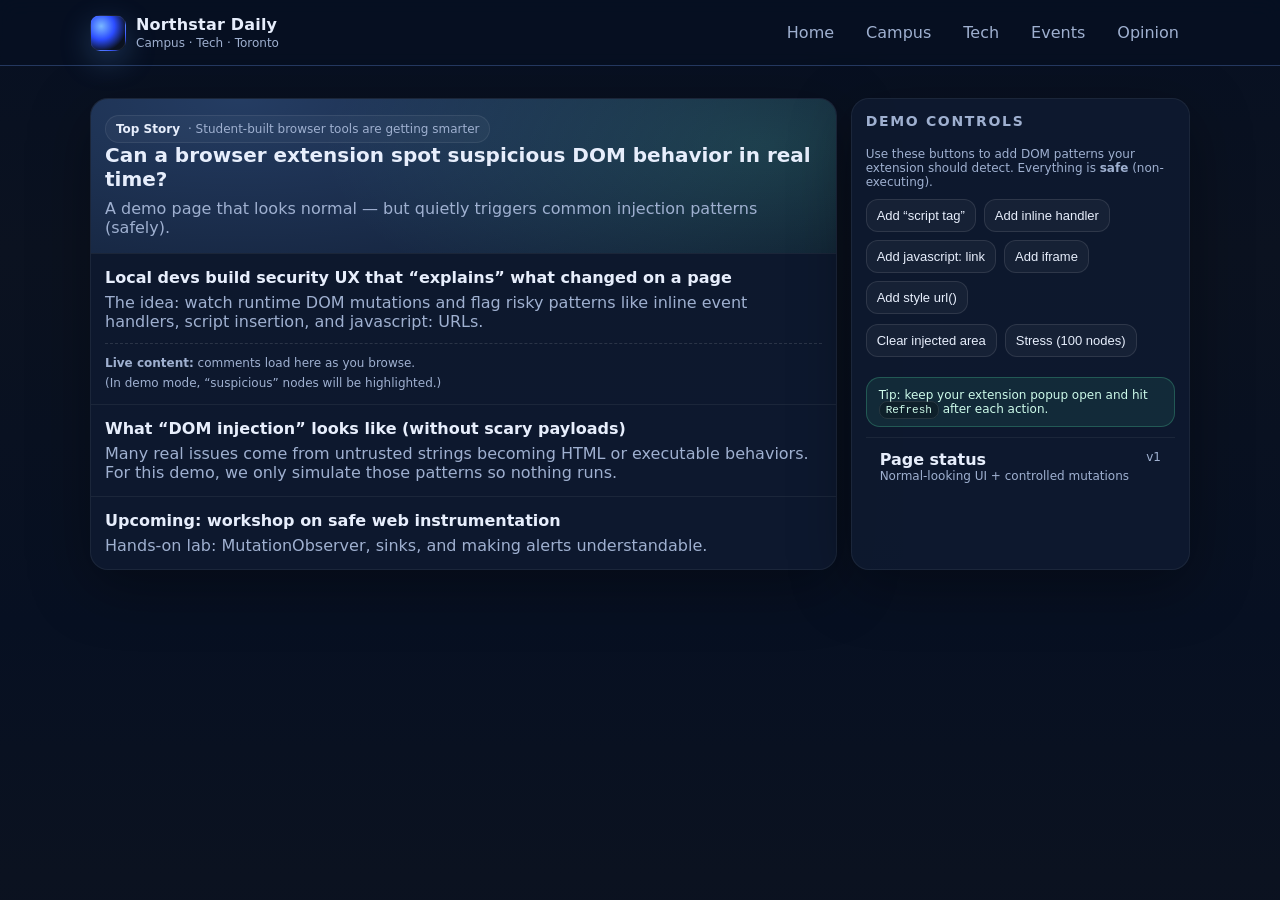
<file: test-webpage/index.html>
<!doctype html>
<html lang="en">
<head>
  <meta charset="utf-8" />
  <meta name="viewport" content="width=device-width,initial-scale=1" />
  <title>Northstar Daily — Campus & Tech</title>
  
  <style>
    :root{
      --bg:#0b1220; --card:#0f1a31; --muted:#9fb0d0; --text:#e7eefc;
      --accent:#6aa9ff; --line:#24385f;
      --warn:#ffb020; --bad:#ff5c7a; --good:#5dffb8;
      --mono: ui-monospace, SFMono-Regular, Menlo, Monaco, Consolas, "Liberation Mono", "Courier New", monospace;
    }
    body{ margin:0; background:linear-gradient(180deg,#071022, #0b1220 40%, #071022);
      color:var(--text); font-family:system-ui,-apple-system,Segoe UI,Roboto,sans-serif; }
    a{ color:inherit; }
    header{
      position:sticky; top:0; z-index:10;
      background:rgba(7,16,34,.85); backdrop-filter: blur(10px);
      border-bottom:1px solid var(--line);
    }
    .wrap{ max-width: 1100px; margin:0 auto; padding: 14px 16px; }
    .topbar{ display:flex; align-items:center; justify-content:space-between; gap:12px; }
    .brand{ display:flex; align-items:center; gap:10px; }
    .logo{ width:34px; height:34px; border-radius:10px; background: radial-gradient(circle at 30% 30%, #7ab8ff, #2b4cff 40%, #0b1220 75%);
      box-shadow: 0 10px 30px rgba(106,169,255,.25); border:1px solid rgba(255,255,255,.07);}
    .brand h1{ font-size:16px; margin:0; letter-spacing:.2px; }
    .brand span{ display:block; font-size:12px; color:var(--muted); margin-top:2px; }
    nav{ display:flex; gap:10px; flex-wrap:wrap; }
    nav a{ text-decoration:none; padding:8px 10px; border-radius:12px; color:var(--muted); border:1px solid transparent;}
    nav a:hover{ border-color:rgba(255,255,255,.08); background:rgba(255,255,255,.03); color:var(--text); }

    main{ padding:18px 0 40px; }
    .grid{ display:grid; grid-template-columns: 2.2fr 1fr; gap:14px; }
    @media (max-width: 900px){ .grid{ grid-template-columns:1fr; } }

    .card{ background:rgba(15,26,49,.85); border:1px solid rgba(255,255,255,.06);
      border-radius:18px; overflow:hidden; box-shadow: 0 16px 60px rgba(0,0,0,.35); }
    .card .pad{ padding:14px 14px; }
    .hero{ padding:16px 14px; background:
      radial-gradient(1200px 500px at 20% 0%, rgba(106,169,255,.25), transparent 60%),
      radial-gradient(800px 350px at 90% 30%, rgba(93,255,184,.14), transparent 55%); }
    .hero h2{ margin:0 0 8px; font-size:20px; }
    .hero p{ margin:0; color:var(--muted); }

    .pill{ display:inline-flex; align-items:center; gap:8px; font-size:12px;
      padding:6px 10px; border-radius:999px; border:1px solid rgba(255,255,255,.08);
      background:rgba(255,255,255,.03); color:var(--muted); }
    .pill b{ color:var(--text); font-weight:600; }

    .post{ padding:14px; border-top:1px solid rgba(255,255,255,.06); }
    .post h3{ margin:0 0 6px; font-size:16px; }
    .post p{ margin:0; color:var(--muted); }

    .sidebar h3{ margin:0 0 8px; font-size:14px; color:var(--muted); text-transform:uppercase; letter-spacing:.12em; }
    .item{ padding:12px 14px; border-top:1px solid rgba(255,255,255,.06); display:flex; justify-content:space-between; gap:10px; }
    .item .meta{ color:var(--muted); font-size:12px; }

    /* Demo panel */
    .demo{ position:sticky; top:74px; }
    .demo .pad{ display:flex; flex-direction:column; gap:10px; }
    .row{ display:flex; gap:8px; flex-wrap:wrap; }
    button{
      border:1px solid rgba(255,255,255,.10);
      background:rgba(255,255,255,.04);
      color:var(--text);
      padding:8px 10px;
      border-radius:12px;
      cursor:pointer;
      font-size:13px;
    }
    button:hover{ background:rgba(255,255,255,.07); }
    .small{ font-size:12px; color:var(--muted); }
    .kbd{ font-family: var(--mono); font-size:11px; padding:2px 6px; border-radius:8px; border:1px solid rgba(255,255,255,.10); background:rgba(0,0,0,.25); }

    /* Highlight styling for “suspicious” nodes */
    .sus{
      outline: 2px solid rgba(255,176,32,.9);
      box-shadow: 0 0 0 6px rgba(255,176,32,.12);
      border-radius: 12px;
      position: relative;
    }
    .sus::after{
      content: attr(data-flag);
      position:absolute; top:-10px; left:12px;
      font-size: 11px;
      padding: 4px 8px;
      border-radius: 999px;
      background: rgba(255,176,32,.18);
      border: 1px solid rgba(255,176,32,.55);
      color: #ffd7a0;
      backdrop-filter: blur(6px);
    }

    .danger-note{
      margin-top:10px;
      padding:10px 12px;
      border-radius:14px;
      border:1px solid rgba(255,92,122,.25);
      background:rgba(255,92,122,.08);
      color:#ffd2dc;
      font-size:12px;
    }
    .ok-note{
      margin-top:10px;
      padding:10px 12px;
      border-radius:14px;
      border:1px solid rgba(93,255,184,.22);
      background:rgba(93,255,184,.08);
      color:#cdfbea;
      font-size:12px;
    }

    /* Area where the dynamic DOM changes occur */
    #injectedArea{
      margin-top:12px;
      border-top:1px dashed rgba(255,255,255,.12);
      padding-top:12px;
    }
  </style>
</head>
<body>
<header>
  <div class="wrap topbar">
    <div class="brand">
      <div class="logo"></div>
      <div>
        <h1>Northstar Daily</h1>
        <span>Campus · Tech · Toronto</span>
      </div>
    </div>
    <nav>
      <a href="#">Home</a>
      <a href="#">Campus</a>
      <a href="#">Tech</a>
      <a href="#">Events</a>
      <a href="#">Opinion</a>
    </nav>
  </div>
</header>

<main>
  <div class="wrap grid">
    <!-- Main feed -->
    <section class="card">
      <div class="hero">
        <div class="pill"><b>Top Story</b> · Student-built browser tools are getting smarter</div>
        <h2>Can a browser extension spot suspicious DOM behavior in real time?</h2>
        <p>A demo page that looks normal — but quietly triggers common injection patterns (safely).</p>
      </div>

      <article class="post">
        <h3>Local devs build security UX that “explains” what changed on a page</h3>
        <p>
          The idea: watch runtime DOM mutations and flag risky patterns like inline event handlers,
          script insertion, and javascript: URLs.
        </p>

        <div id="injectedArea" class="small">
          <b>Live content:</b> comments load here as you browse.
          <div class="small" style="margin-top:6px;color:var(--muted);">
            (In demo mode, “suspicious” nodes will be highlighted.)
          </div>
        </div>
      </article>

      <article class="post">
        <h3>What “DOM injection” looks like (without scary payloads)</h3>
        <p>
          Many real issues come from untrusted strings becoming HTML or executable behaviors.
          For this demo, we only simulate those patterns so nothing runs.
        </p>
      </article>

      <article class="post">
        <h3>Upcoming: workshop on safe web instrumentation</h3>
        <p>Hands-on lab: MutationObserver, sinks, and making alerts understandable.</p>
      </article>
    </section>

    <!-- Sidebar / Demo controls -->
    <aside class="card sidebar demo">
      <div class="pad">
        <h3>Demo controls</h3>
        <div class="small">
          Use these buttons to add DOM patterns your extension should detect.
          Everything is <b>safe</b> (non-executing).
        </div>

        <div class="row">
          <button id="btnScript">Add “script tag”</button>
          <button id="btnInline">Add inline handler</button>
          <button id="btnJsHref">Add javascript: link</button>
          <button id="btnIframe">Add iframe</button>
          <button id="btnStyleUrl">Add style url()</button>
        </div>

        <div class="row">
          <button id="btnClear">Clear injected area</button>
          <button id="btnStress">Stress (100 nodes)</button>
        </div>

        <div class="ok-note">
          Tip: keep your extension popup open and hit <span class="kbd">Refresh</span> after each action.
        </div>

        <div class="item">
          <div>
            <div><b>Page status</b></div>
            <div class="meta">Normal-looking UI + controlled mutations</div>
          </div>
          <div class="meta">v1</div>
        </div>
      </div>
    </aside>
  </div>
</main>
<script src="test-injection.js"></script>
</body>
</html>
</file>
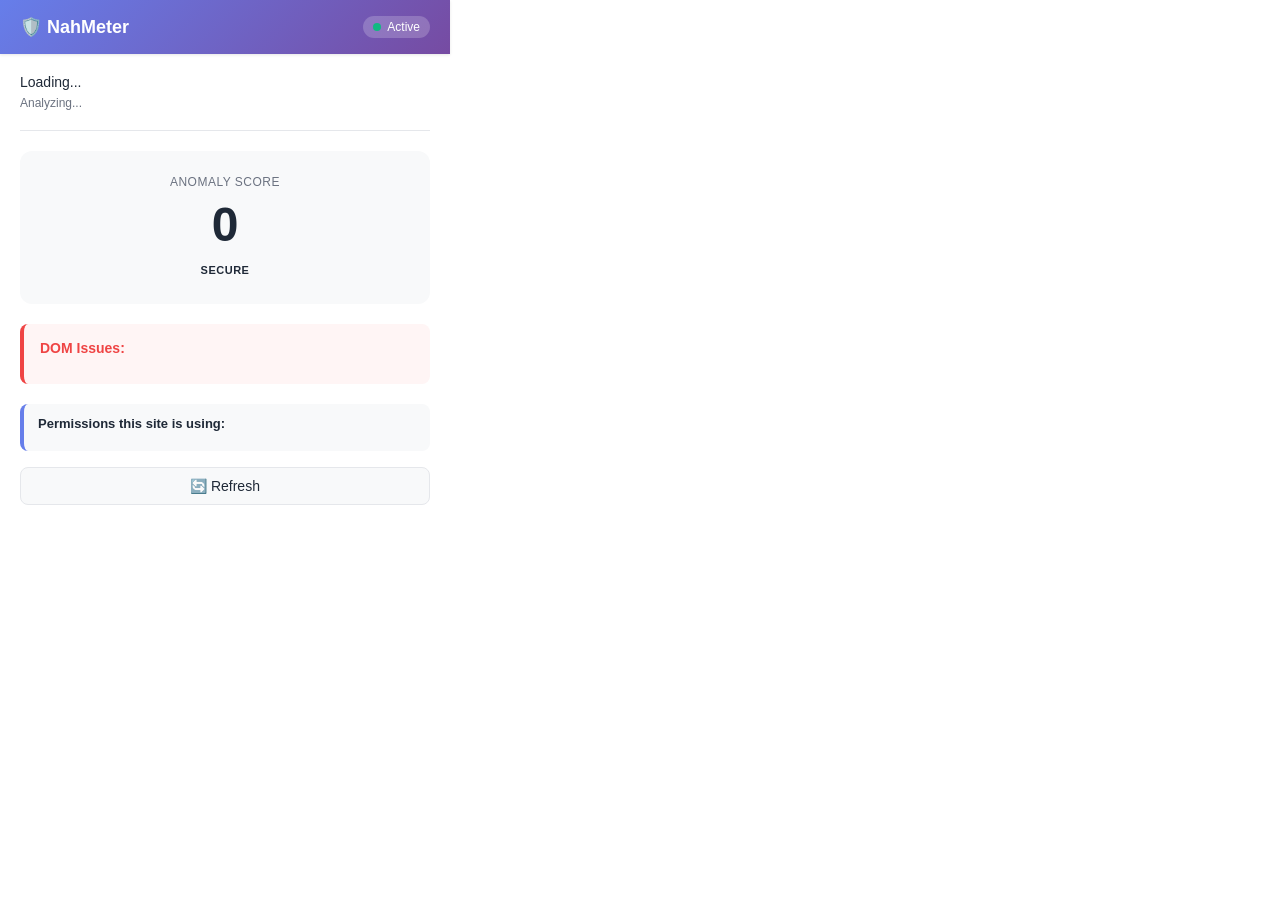
<file: popup.html>
<!DOCTYPE html>
<html lang="en">
<head>
    <meta charset="UTF-8">
    <meta name="viewport" content="width=device-width, initial-scale=1.0">
    <title>NahMeter</title>
    <link rel="stylesheet" href="popup.css">
</head>

<body>
    <!-- Header -->
    <header class="header">
        <div class="header-content">
            <div class="logo">🛡️ NahMeter</div>
            <div class="status-badge" id="statusBadge">
                <span class="status-dot" id="statusDot"></span>
                <span id="statusText">Active</span>
            </div>
        </div>
    </header>

    <!-- Main Content -->
    <main class="container">
        <!-- Current Site -->
        <section class="site-section">
            <div class="site-url" id="currentSiteUrl">Loading...</div>
            <div class="site-status" id="siteStatus">Analyzing...</div>
        </section>

        <!-- Anomaly Score - Prominent Display -->
        <section class="score-section">
            <div class="score-label">Anomaly Score</div>
            <div class="score-value" id="anomalyScore">0</div>
            <div class="score-details">
           
                <span class="severity-badge" id="severityBadge">SECURE</span>
            </div>
        </section>

        <!-- DOM Issues -->
        <section class="threats-section">
            <div class="threats-header">
                <span>DOM Issues:</span>
            </div>
            <div class="threats-list" id="issuesList"></div>
        </section>

        <!-- Permission Indicators -->
        <section class="permissions-section" id="permissionsSection">
            <div class="permissions-header">
                <span>Permissions this site is using:</span>
            </div>
            <div class="permissions-list" id="permissionsList"></div>
        </section>

        <!-- Actions -->
        <div class="actions">
            <button class="btn btn-secondary" id="refreshBtn">
                🔄 Refresh
            </button>
        </div>

    </main>

    <!-- Site Info Modal -->
    <div class="modal" id="siteInfoModal" style="display: none;">
        <div class="modal-overlay"></div>
        <div class="modal-content">
            <div class="modal-header">
                <h2>🔍 Detailed Analysis</h2>
                <button class="modal-close" id="closeSiteModal">×</button>
            </div>
            <div class="modal-body" id="siteInfoBody"></div>
        </div>
    </div>

    <script src="popup.js"></script>
</body>
</html>
</file>
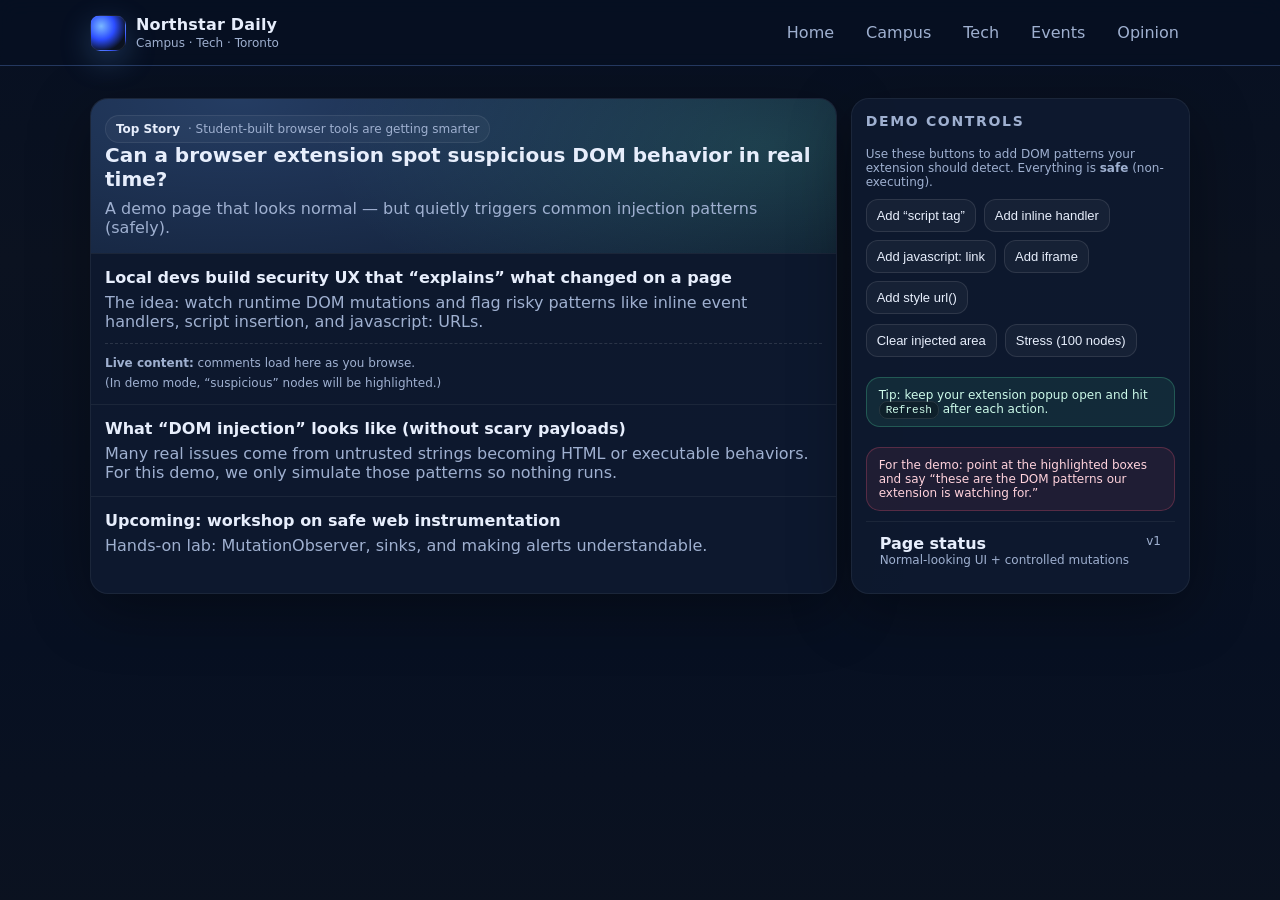
<file: test-webpage/test.html>
<!doctype html>
<html lang="en">
<head>
  <meta charset="utf-8" />
  <meta name="viewport" content="width=device-width,initial-scale=1" />
  <title>Northstar Daily — Campus & Tech</title>
  
  <style>
    :root{
      --bg:#0b1220; --card:#0f1a31; --muted:#9fb0d0; --text:#e7eefc;
      --accent:#6aa9ff; --line:#24385f;
      --warn:#ffb020; --bad:#ff5c7a; --good:#5dffb8;
      --mono: ui-monospace, SFMono-Regular, Menlo, Monaco, Consolas, "Liberation Mono", "Courier New", monospace;
    }
    body{ margin:0; background:linear-gradient(180deg,#071022, #0b1220 40%, #071022);
      color:var(--text); font-family:system-ui,-apple-system,Segoe UI,Roboto,sans-serif; }
    a{ color:inherit; }
    header{
      position:sticky; top:0; z-index:10;
      background:rgba(7,16,34,.85); backdrop-filter: blur(10px);
      border-bottom:1px solid var(--line);
    }
    .wrap{ max-width: 1100px; margin:0 auto; padding: 14px 16px; }
    .topbar{ display:flex; align-items:center; justify-content:space-between; gap:12px; }
    .brand{ display:flex; align-items:center; gap:10px; }
    .logo{ width:34px; height:34px; border-radius:10px; background: radial-gradient(circle at 30% 30%, #7ab8ff, #2b4cff 40%, #0b1220 75%);
      box-shadow: 0 10px 30px rgba(106,169,255,.25); border:1px solid rgba(255,255,255,.07);}
    .brand h1{ font-size:16px; margin:0; letter-spacing:.2px; }
    .brand span{ display:block; font-size:12px; color:var(--muted); margin-top:2px; }
    nav{ display:flex; gap:10px; flex-wrap:wrap; }
    nav a{ text-decoration:none; padding:8px 10px; border-radius:12px; color:var(--muted); border:1px solid transparent;}
    nav a:hover{ border-color:rgba(255,255,255,.08); background:rgba(255,255,255,.03); color:var(--text); }

    main{ padding:18px 0 40px; }
    .grid{ display:grid; grid-template-columns: 2.2fr 1fr; gap:14px; }
    @media (max-width: 900px){ .grid{ grid-template-columns:1fr; } }

    .card{ background:rgba(15,26,49,.85); border:1px solid rgba(255,255,255,.06);
      border-radius:18px; overflow:hidden; box-shadow: 0 16px 60px rgba(0,0,0,.35); }
    .card .pad{ padding:14px 14px; }
    .hero{ padding:16px 14px; background:
      radial-gradient(1200px 500px at 20% 0%, rgba(106,169,255,.25), transparent 60%),
      radial-gradient(800px 350px at 90% 30%, rgba(93,255,184,.14), transparent 55%); }
    .hero h2{ margin:0 0 8px; font-size:20px; }
    .hero p{ margin:0; color:var(--muted); }

    .pill{ display:inline-flex; align-items:center; gap:8px; font-size:12px;
      padding:6px 10px; border-radius:999px; border:1px solid rgba(255,255,255,.08);
      background:rgba(255,255,255,.03); color:var(--muted); }
    .pill b{ color:var(--text); font-weight:600; }

    .post{ padding:14px; border-top:1px solid rgba(255,255,255,.06); }
    .post h3{ margin:0 0 6px; font-size:16px; }
    .post p{ margin:0; color:var(--muted); }

    .sidebar h3{ margin:0 0 8px; font-size:14px; color:var(--muted); text-transform:uppercase; letter-spacing:.12em; }
    .item{ padding:12px 14px; border-top:1px solid rgba(255,255,255,.06); display:flex; justify-content:space-between; gap:10px; }
    .item .meta{ color:var(--muted); font-size:12px; }

    /* Demo panel */
    .demo{ position:sticky; top:74px; }
    .demo .pad{ display:flex; flex-direction:column; gap:10px; }
    .row{ display:flex; gap:8px; flex-wrap:wrap; }
    button{
      border:1px solid rgba(255,255,255,.10);
      background:rgba(255,255,255,.04);
      color:var(--text);
      padding:8px 10px;
      border-radius:12px;
      cursor:pointer;
      font-size:13px;
    }
    button:hover{ background:rgba(255,255,255,.07); }
    .small{ font-size:12px; color:var(--muted); }
    .kbd{ font-family: var(--mono); font-size:11px; padding:2px 6px; border-radius:8px; border:1px solid rgba(255,255,255,.10); background:rgba(0,0,0,.25); }

    /* Highlight styling for “suspicious” nodes */
    .sus{
      outline: 2px solid rgba(255,176,32,.9);
      box-shadow: 0 0 0 6px rgba(255,176,32,.12);
      border-radius: 12px;
      position: relative;
    }
    .sus::after{
      content: attr(data-flag);
      position:absolute; top:-10px; left:12px;
      font-size: 11px;
      padding: 4px 8px;
      border-radius: 999px;
      background: rgba(255,176,32,.18);
      border: 1px solid rgba(255,176,32,.55);
      color: #ffd7a0;
      backdrop-filter: blur(6px);
    }

    .danger-note{
      margin-top:10px;
      padding:10px 12px;
      border-radius:14px;
      border:1px solid rgba(255,92,122,.25);
      background:rgba(255,92,122,.08);
      color:#ffd2dc;
      font-size:12px;
    }
    .ok-note{
      margin-top:10px;
      padding:10px 12px;
      border-radius:14px;
      border:1px solid rgba(93,255,184,.22);
      background:rgba(93,255,184,.08);
      color:#cdfbea;
      font-size:12px;
    }

    /* Area where the dynamic DOM changes occur */
    #injectedArea{
      margin-top:12px;
      border-top:1px dashed rgba(255,255,255,.12);
      padding-top:12px;
    }
  </style>
</head>
<body>
<header>
  <div class="wrap topbar">
    <div class="brand">
      <div class="logo"></div>
      <div>
        <h1>Northstar Daily</h1>
        <span>Campus · Tech · Toronto</span>
      </div>
    </div>
    <nav>
      <a href="#">Home</a>
      <a href="#">Campus</a>
      <a href="#">Tech</a>
      <a href="#">Events</a>
      <a href="#">Opinion</a>
    </nav>
  </div>
</header>

<main>
  <div class="wrap grid">
    <!-- Main feed -->
    <section class="card">
      <div class="hero">
        <div class="pill"><b>Top Story</b> · Student-built browser tools are getting smarter</div>
        <h2>Can a browser extension spot suspicious DOM behavior in real time?</h2>
        <p>A demo page that looks normal — but quietly triggers common injection patterns (safely).</p>
      </div>

      <article class="post">
        <h3>Local devs build security UX that “explains” what changed on a page</h3>
        <p>
          The idea: watch runtime DOM mutations and flag risky patterns like inline event handlers,
          script insertion, and javascript: URLs.
        </p>

        <div id="injectedArea" class="small">
          <b>Live content:</b> comments load here as you browse.
          <div class="small" style="margin-top:6px;color:var(--muted);">
            (In demo mode, “suspicious” nodes will be highlighted.)
          </div>
        </div>
      </article>

      <article class="post">
        <h3>What “DOM injection” looks like (without scary payloads)</h3>
        <p>
          Many real issues come from untrusted strings becoming HTML or executable behaviors.
          For this demo, we only simulate those patterns so nothing runs.
        </p>
      </article>

      <article class="post">
        <h3>Upcoming: workshop on safe web instrumentation</h3>
        <p>Hands-on lab: MutationObserver, sinks, and making alerts understandable.</p>
      </article>
    </section>

    <!-- Sidebar / Demo controls -->
    <aside class="card sidebar demo">
      <div class="pad">
        <h3>Demo controls</h3>
        <div class="small">
          Use these buttons to add DOM patterns your extension should detect.
          Everything is <b>safe</b> (non-executing).
        </div>

        <div class="row">
          <button id="btnScript">Add “script tag”</button>
          <button id="btnInline">Add inline handler</button>
          <button id="btnJsHref">Add javascript: link</button>
          <button id="btnIframe">Add iframe</button>
          <button id="btnStyleUrl">Add style url()</button>
        </div>

        <div class="row">
          <button id="btnClear">Clear injected area</button>
          <button id="btnStress">Stress (100 nodes)</button>
        </div>

        <div class="ok-note">
          Tip: keep your extension popup open and hit <span class="kbd">Refresh</span> after each action.
        </div>

        <div class="danger-note">
          For the demo: point at the highlighted boxes and say
          “these are the DOM patterns our extension is watching for.”
        </div>

        <div class="item">
          <div>
            <div><b>Page status</b></div>
            <div class="meta">Normal-looking UI + controlled mutations</div>
          </div>
          <div class="meta">v1</div>
        </div>
      </div>
    </aside>
  </div>
</main>
<script src="test-injection.js"></script>
</body>
</html>
</file>
<file: popup.css>
:root {
    --primary: #667eea;
    --primary-dark: #5568d3;
    --success: #10b981;
    --warning: #f59e0b;
    --danger: #ef4444;
    --bg: #ffffff;
    --bg-secondary: #f8f9fa;
    --text: #1f2937;
    --text-secondary: #6b7280;
    --border: #e5e7eb;
    --shadow: 0 1px 3px rgba(0, 0, 0, 0.1);
    --shadow-lg: 0 10px 25px rgba(0, 0, 0, 0.1);
}

* {
    margin: 0;
    padding: 0;
    box-sizing: border-box;
}

html, body {
    width: 450px;
    min-height: auto;
    font-family: -apple-system, BlinkMacSystemFont, 'Segoe UI', Roboto, Oxygen, Ubuntu, sans-serif;
    background: var(--bg);
    color: var(--text);
}

/* Header */
.header {
    background: linear-gradient(135deg, #667eea 0%, #764ba2 100%);
    color: white;
    padding: 16px 20px;
    box-shadow: var(--shadow);
}

.header-content {
    display: flex;
    justify-content: space-between;
    align-items: center;
}

.logo {
    font-size: 18px;
    font-weight: 600;
}

.status-badge {
    display: flex;
    align-items: center;
    gap: 6px;
    font-size: 12px;
    background: rgba(255, 255, 255, 0.2);
    padding: 4px 10px;
    border-radius: 12px;
}

.status-dot {
    width: 8px;
    height: 8px;
    border-radius: 50%;
    background: var(--success);
    animation: pulse 2s infinite;
}

@keyframes pulse {
    0%, 100% { opacity: 1; }
    50% { opacity: 0.5; }
}

.status-dot.warning {
    background: var(--warning);
}

.status-dot.danger {
    background: var(--danger);
    animation: pulse-fast 1s infinite;
}

@keyframes pulse-fast {
    0%, 100% { opacity: 1; }
    50% { opacity: 0.3; }
}

/* Container */
.container {
    padding: 20px;
}

/* Site Section */
.site-section {
    margin-bottom: 20px;
    padding-bottom: 20px;
    border-bottom: 1px solid var(--border);
}

.site-url {
    font-size: 14px;
    font-weight: 500;
    color: var(--text);
    margin-bottom: 6px;
    word-break: break-all;
}

.site-status {
    font-size: 12px;
    color: var(--text-secondary);
}

/* Score Section */
.score-section {
    text-align: center;
    padding: 24px;
    background: var(--bg-secondary);
    border-radius: 12px;
    margin-bottom: 20px;
    transition: all 0.3s ease;
}

.score-section.critical {
    background: linear-gradient(135deg, #fee 0%, #fdd 100%);
    border: 2px solid var(--danger);
}

.score-section.warning {
    background: linear-gradient(135deg, #fffbeb 0%, #fef3c7 100%);
    border: 2px solid var(--warning);
}

.score-section.secure {
    background: linear-gradient(135deg, #ecfdf5 0%, #d1fae5 100%);
    border: 2px solid var(--success);
}

.score-label {
    font-size: 12px;
    color: var(--text-secondary);
    text-transform: uppercase;
    letter-spacing: 0.5px;
    margin-bottom: 8px;
}

.score-value {
    font-size: 48px;
    font-weight: 700;
    color: var(--text);
    margin-bottom: 8px;
    transition: all 0.3s ease;
}

.score-section.critical .score-value {
    color: var(--danger);
}

.score-section.warning .score-value {
    color: var(--warning);
}

.score-section.secure .score-value {
    color: var(--success);
}

.score-details {
    display: flex;
    justify-content: center;
    align-items: center;
    gap: 12px;
    font-size: 12px;
}

.confidence {
    color: var(--text-secondary);
}

.severity-badge {
    padding: 4px 12px;
    border-radius: 12px;
    font-size: 11px;
    font-weight: 600;
    text-transform: uppercase;
    letter-spacing: 0.5px;
}

.severity-badge.secure {
    background: var(--success);
    color: white;
}

.severity-badge.warning {
    background: var(--warning);
    color: white;
}

.severity-badge.critical {
    background: var(--danger);
    color: white;
}

/* Threats Section */
.threats-section {
    margin-bottom: 20px;
    padding: 16px;
    background: #fff5f5;
    border-radius: 8px;
    border-left: 4px solid var(--danger);
}

.threats-header {
    display: flex;
    justify-content: space-between;
    align-items: center;
    margin-bottom: 12px;
    font-weight: 600;
    font-size: 14px;
    color: var(--danger);
}

.threats-list {
    display: flex;
    flex-direction: column;
    gap: 8px;
}

/* Actions */
.actions {
    display: flex;
    gap: 10px;
}

.btn {
    flex: 1;
    padding: 10px 16px;
    border: none;
    border-radius: 8px;
    font-size: 14px;
    font-weight: 500;
    cursor: pointer;
    transition: all 0.2s ease;
}

.btn-secondary {
    background: var(--bg-secondary);
    color: var(--text);
    border: 1px solid var(--border);
}

.btn-secondary:hover {
    background: var(--border);
}

/* Modal */
.modal {
    position: fixed;
    top: 0;
    left: 0;
    right: 0;
    bottom: 0;
    display: flex;
    align-items: center;
    justify-content: center;
    z-index: 1000;
}

.modal-overlay {
    position: absolute;
    top: 0;
    left: 0;
    right: 0;
    bottom: 0;
    background: rgba(0, 0, 0, 0.5);
}

.modal-content {
    position: relative;
    background: white;
    border-radius: 12px;
    max-width: 90%;
    max-height: 90%;
    overflow-y: auto;
    z-index: 1001;
    box-shadow: var(--shadow-lg);
}

.modal-header {
    display: flex;
    justify-content: space-between;
    align-items: center;
    padding: 20px;
    border-bottom: 1px solid var(--border);
}

.modal-header h2 {
    font-size: 18px;
    font-weight: 600;
}

.modal-close {
    background: none;
    border: none;
    font-size: 24px;
    cursor: pointer;
    color: var(--text-secondary);
    padding: 0;
    width: 30px;
    height: 30px;
    display: flex;
    align-items: center;
    justify-content: center;
}

.modal-close:hover {
    color: var(--text);
}

.modal-body {
    padding: 20px;
    font-size: 14px;
    line-height: 1.6;
}

/* Animations */
@keyframes scoreUpdate {
    0% { transform: scale(1); }
    50% { transform: scale(1.1); }
    100% { transform: scale(1); }
}

.score-value.updating {
    animation: scoreUpdate 0.3s ease;
}

.permissions-section {
    margin-bottom: 16px;
    padding: 12px 14px;
    background: var(--bg-secondary);
    border-radius: 8px;
    border-left: 4px solid var(--primary);
}

.permissions-header {
    font-weight: 600;
    font-size: 13px;
    margin-bottom: 8px;
    color: var(--text);
}

/* Make rows small and tight */
.permissions-section .threat-item {
    padding: 4px 0;
    border: none;
    background: transparent;
    border-left: none;
    font-size: 12px;
}

/* Left text */
.permissions-section .threat-message {
    font-weight: 500;
    color: var(--text);
}

/* Right status pill */
.permissions-section .threat-confidence {
    font-size: 10px;
    padding: 2px 6px;
    border-radius: 10px;
    border: 1px solid var(--border);
    min-width: 52px;
    text-align: center;
}

/* Color states */
.permissions-section .threat-confidence:contains("Granted") {
    background: #ecfdf5;
    color: var(--success);
    border-color: #a7f3d0;
}

.permissions-section .threat-confidence:contains("Denied") {
    background: #fff5f5;
    color: var(--danger);
    border-color: #fecaca;
}

.permissions-section .threat-confidence:contains("None"),
.permissions-section .threat-confidence:contains("Unknown") {
    background: #f3f4f6;
    color: var(--text-secondary);
}
</file>
